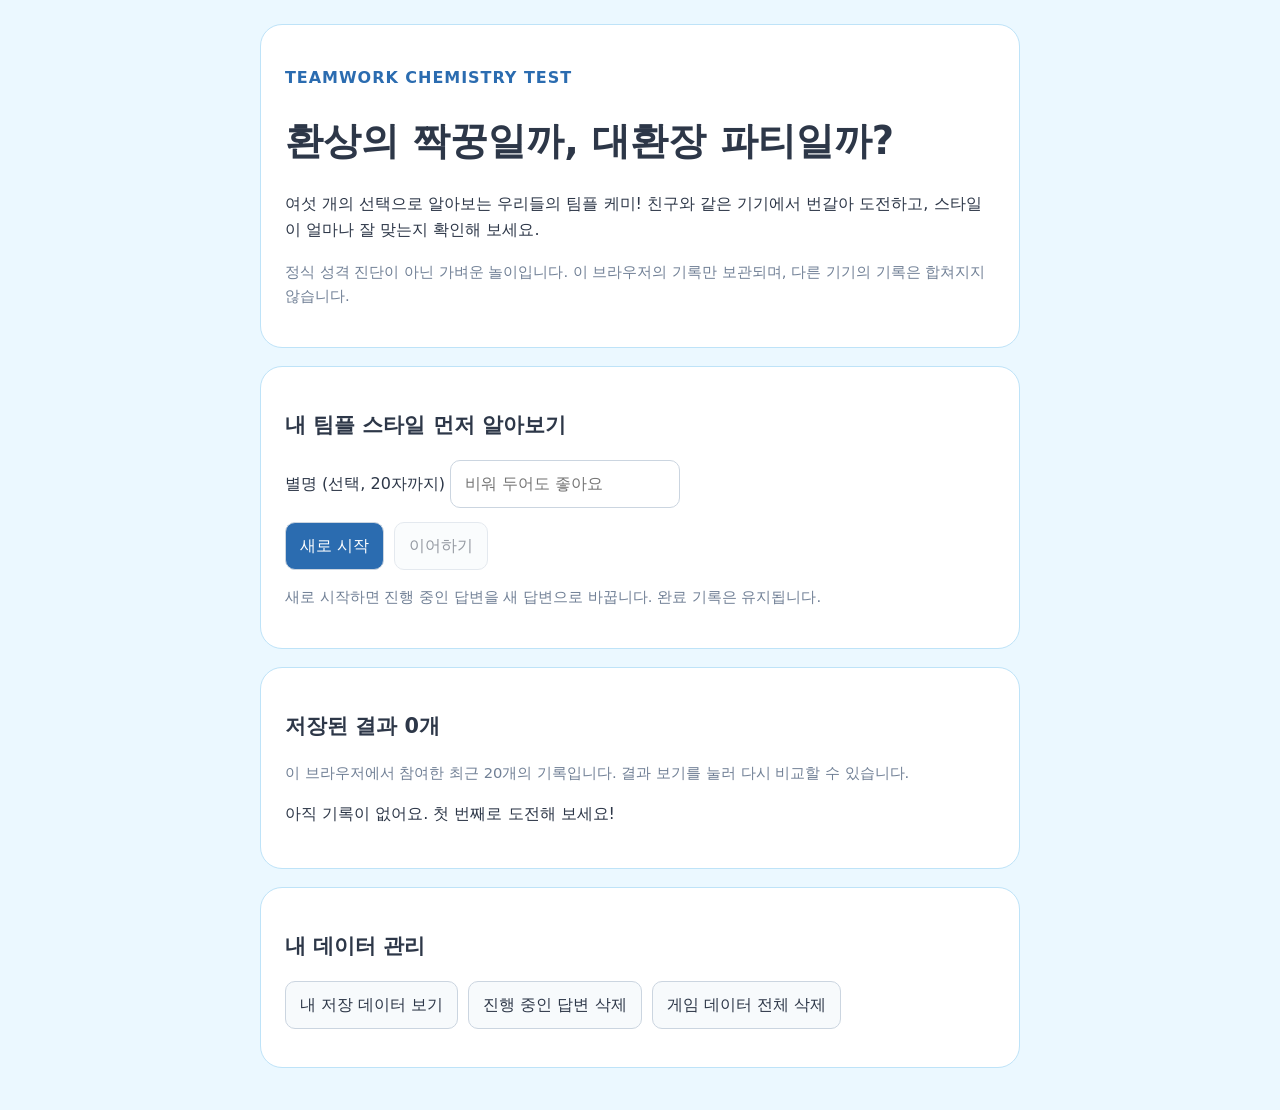
<file: week5/index.html>
<!doctype html>
<html lang="ko">
<head>
<meta charset="utf-8">
<meta name="viewport" content="width=device-width, initial-scale=1">
<title>환상의 짝꿍일까? · 팀플 케미 테스트</title>
<style>
/* 1. 디자인 및 테마 스타일 설정 */
:root { color-scheme: light; --accent: #2b6cb0; }
* { box-sizing: border-box; }
body { margin: 0; padding: 24px; background: #ebf8ff; color: #2d3748; font-family: system-ui, sans-serif; line-height: 1.65; }
main { max-width: 760px; margin: auto; }
section, header { padding: 24px; margin-bottom: 18px; background: white; border: 1px solid #bee3f8; border-radius: 22px; }
h1 { font-size: clamp(1.6rem, 5vw, 2.4rem); line-height: 1.25; }
h2 { font-size: 1.3rem; }
.eyebrow { color: #2b6cb0; font-weight: 750; letter-spacing: .06em; }
button, input, select { font: inherit; border-radius: 10px; padding: 10px 14px; max-width: 100%; }
button { border: 1px solid #cbd5e0; background: #f7fafc; color: #2d3748; cursor: pointer; }
button.primary { background: var(--accent); color: white; }
button:disabled { opacity: .5; cursor: default; }
button:focus-visible, input:focus-visible, select:focus-visible { outline: 3px solid #3182ce; outline-offset: 3px; }
input, select { border: 1px solid #cbd5e0; background: white; color: #2d3748; }
.actions { display: flex; gap: 10px; flex-wrap: wrap; margin: 14px 0; }
.choices { display: grid; grid-template-columns: 1fr 1fr; gap: 12px; margin: 18px 0; }
.choices button { min-height: 88px; }
.choices button[aria-pressed="true"] { background: #2b6cb0; color: white; border: 3px solid #1a365d; }
progress { width: 100%; accent-color: var(--accent); }
.notice { padding: 12px; border-radius: 10px; background: #feebc8; }
.muted { color: #718096; font-size: .92rem; }
.record { padding: 16px 0; border-bottom: 1px solid #e2e8f0; overflow-wrap: anywhere; }
.record p { margin: 5px 0; }
[hidden] { display: none !important; }
@media (max-width: 480px) { body { padding: 12px; } section, header { padding: 18px; } .choices { grid-template-columns: 1fr; } }
</style>
</head>
<body>
<main>
<header>
  <p class="eyebrow">TEAMWORK CHEMISTRY TEST</p>
  <h1>환상의 짝꿍일까, 대환장 파티일까?</h1>
  <p>여섯 개의 선택으로 알아보는 우리들의 팀플 케미! 친구와 같은 기기에서 번갈아 도전하고, 스타일이 얼마나 잘 맞는지 확인해 보세요.</p>
  <p class="muted">정식 성격 진단이 아닌 가벼운 놀이입니다. 이 브라우저의 기록만 보관되며, 다른 기기의 기록은 합쳐지지 않습니다.</p>
</header>
<p id="notice" class="notice" role="status" hidden></p>
<section id="home">
  <h2>내 팀플 스타일 먼저 알아보기</h2>
  <label for="nickname">별명 (선택, 20자까지)</label>
  <input id="nickname" maxlength="20" placeholder="비워 두어도 좋아요">
  <div class="actions">
    <button id="start" class="primary">새로 시작</button>
    <button id="resume" disabled>이어하기</button>
  </div>
  <p class="muted">새로 시작하면 진행 중인 답변을 새 답변으로 바꿉니다. 완료 기록은 유지됩니다.</p>
</section>
<section id="quiz" hidden aria-labelledby="question">
  <p id="step" class="eyebrow"></p>
  <progress id="progress" max="6" value="0" aria-label="답한 문항 수"></progress>
  <h2 id="question" tabindex="-1"></h2>
  <div id="choices" class="choices"></div>
  <div class="actions">
    <button id="previous">이전</button>
    <button id="next" class="primary" disabled>다음</button>
  </div>
</section>
<section id="result" hidden>
  <p class="eyebrow">MY TEAMWORK CARD</p>
  <h2 id="result-title" tabindex="-1"></h2>
  <p id="result-description"></p>
  <p id="result-owner"></p>
  <ul id="result-answers"></ul>
  
  <!-- 나만의 표현: 친구와 답이 다른 문항 대화 가이드 추가 -->
  <div id="chat-guide" class="notice" style="margin: 16px 0; background: #e2e8f0; color: #1a202c;"></div>

  <label for="friend">이 기록과 비교할 친구</label>
  <select id="friend"><option value="">친구를 선택하세요</option></select>
  <div id="comparison" aria-live="polite"></div>
  <div class="actions"><button id="next-person" class="primary">다음 친구 도전</button></div>
</section>
<section>
  <h2 id="history-count">저장된 결과 0개</h2>
  <p class="muted">이 브라우저에서 참여한 최근 20개의 기록입니다. 결과 보기를 눌러 다시 비교할 수 있습니다.</p>
  <div id="history"></div>
</section>
<section>
  <h2>내 데이터 관리</h2>
  <div class="actions">
    <button id="inspect">내 저장 데이터 보기</button>
    <button id="delete-draft">진행 중인 답변 삭제</button>
    <button id="delete-all">게임 데이터 전체 삭제</button>
  </div>
  <div id="data-view" hidden>
    <h3>진행 중인 답변 · sessionStorage</h3><div id="draft-data"></div>
    <h3>완료 기록 · localStorage</h3><div id="history-data"></div>
  </div>
</section>
</main>
<script>
// 2. 질문과 선택지 (4가지 신규 질문 포함 총 6문항)
const VERSION = "team-chem-v1";
const QUESTIONS = [
  { id: "break", title: "공강 두 시간, 팀플 회의 전 나는?", choices: ["카페에서 여유롭게 커피 마시기", "미리 도서관 자리 잡고 자료 읽기"] },
  { id: "chat", title: "팀플 카톡방 개설! 첫 마디는?", choices: ["'안녕하세요! 다들 반가워요 😊'", "'다들 편하신 시간대 투표 부탁드려요!'"] },
  { id: "research", title: "자료 조사를 맡게 되었을 때 나의 스타일은?", choices: ["논문과 통계 자료까지 깊게 파고들기", "핵심만 깔끔하게 정리된 기사 위주로 찾기"] },
  { id: "deadline", title: "조별 과제 발표 전날 밤, 나의 상태는?", choices: ["밤새워 완벽하게 오타까지 최종 검수하기", "'내일 아침에 일어나서 마저 하지 뭐' 하고 자기"] },
  { id: "late", title: "발표 당일, 조원 중 누군가가 지각을 했다!", choices: ["비상 대책 세우기", "'어차피 대본은 다 외웠으니 내가 발표하지 뭐'"] },
  { id: "after", title: "모든 과제가 끝난 뒤 뒤풀이 장소는?", choices: ["시끌벅적하고 신나는 번화가 술집", "조용하고 편안한 맛집이나 카페"] }
];

// 3. 결과에 의미 부여 (3가지 유형 정의)
const RESULTS = {
  planner: { 
    title: "철저한 계획형 조장 타입 👑", 
    description: "언제나 일정을 꼼꼼히 챙기고 미리미리 준비하는 당신! 조원들을 이끄는 든든한 리더 스타일입니다." 
  },
  balanced: { 
    title: "유연한 올라운더 타입 ⚖️", 
    description: "상황에 맞게 자료 조사도 열심히 하고 일정 조율도 도맡아 하는 센스 만점 팀원입니다." 
  },
  genius: { 
    title: "직관적인 마감 직전 능력자 타입 ⚡", 
    description: "평소엔 여유로워 보이지만 마감 직전에 폭발적인 집중력과 아이디어를 쏟아내는 능력자입니다!" 
  }
};

const DRAFT_KEY = "week5.teamchem.draft";
const HISTORY_KEY = "week5.teamchem.history";
const MAX_HISTORY = 20;
const $ = function (selector) { return document.querySelector(selector); };

const memory = { sessionStorage: {}, localStorage: {} };
const unsaved = { sessionStorage: new Set(), localStorage: new Set() };
function inform(message) {
  $("#notice").hidden = false;
  $("#notice").textContent = message;
}
function readJSON(area, key, fallback) {
  let raw;
  try {
    raw = window[area].getItem(key);
    if (unsaved[area].has(key)) raw = memory[area][key] ?? null;
  } catch (error) {
    inform("저장소를 사용할 수 없어 이번 실행 중에만 기억합니다.");
    raw = memory[area][key] ?? null;
  }
  if (raw === null) return fallback;
  try { return JSON.parse(raw); } catch (error) { return fallback; }
}
function writeJSON(area, key, value) {
  const raw = JSON.stringify(value);
  memory[area][key] = raw;
  try {
    window[area].setItem(key, raw);
    unsaved[area].delete(key);
  } catch (error) {
    unsaved[area].add(key);
  }
}
function removeKey(area, key) {
  delete memory[area][key];
  try {
    window[area].removeItem(key);
    unsaved[area].delete(key);
  } catch (error) {
    unsaved[area].add(key);
  }
}
function resultType(answers) {
  let score = 0;
  for (const question of QUESTIONS) score += answers[question.id];
  if (score * 2 === QUESTIONS.length) return "balanced";
  if (score * 2 > QUESTIONS.length) return "genius";
  return "planner";
}
function validAnswers(answers, complete) {
  if (!answers || typeof answers !== "object" || Array.isArray(answers)) return false;
  for (const id of Object.keys(answers)) {
    if (!QUESTIONS.some(function (q) { return q.id === id; })) return false;
    if (answers[id] !== 0 && answers[id] !== 1) return false;
  }
  return !complete || QUESTIONS.every(function (q) { return Object.hasOwn(answers, q.id); });
}
function validBase(value) {
  return value && typeof value === "object" && value.version === VERSION &&
    typeof value.id === "string" && value.id.length > 0 &&
    typeof value.nickname === "string" && value.nickname.length <= 20;
}
function loadDraft() {
  const value = readJSON("sessionStorage", DRAFT_KEY, null);
  if (value === null) return null;
  if (validBase(value) && validAnswers(value.answers, false) &&
      Number.isInteger(value.current) && value.current >= 0 && value.current < QUESTIONS.length) return value;
  removeKey("sessionStorage", DRAFT_KEY);
  return null;
}
function loadHistory() {
  const value = readJSON("localStorage", HISTORY_KEY, []);
  if (!Array.isArray(value)) return [];
  return value.filter(function (record) {
    return validBase(record) && validAnswers(record.answers, true) &&
      typeof record.completedAt === "string" && Number.isFinite(Date.parse(record.completedAt)) &&
      Object.hasOwn(RESULTS, record.type);
  }).slice(-MAX_HISTORY);
}
let history = loadHistory();
let draft = loadDraft();
let selectedId = null;
if (draft && history.some(function (record) { return record.id === draft.id; })) {
  draft = null;
  removeKey("sessionStorage", DRAFT_KEY);
}
function saveDraft() { writeJSON("sessionStorage", DRAFT_KEY, draft); }
function makeText(tag, text) {
  const element = document.createElement(tag);
  element.textContent = text;
  return element;
}
function action(label, callback) {
  const button = makeText("button", label);
  button.type = "button";
  button.addEventListener("click", callback);
  return button;
}
function answerSummary(record) {
  const list = document.createElement("ul");
  for (const question of QUESTIONS) {
    const choice = record.answers[question.id];
    const label = choice === undefined ? "아직 선택하지 않음" : question.choices[choice];
    list.append(makeText("li", question.title + " → " + label));
  }
  return list;
}
function goHome() {
  $("#home").hidden = false;
  $("#quiz").hidden = true;
  $("#result").hidden = true;
  selectedId = null;
  $("#comparison").replaceChildren();
  $("#friend").replaceChildren(makeText("option", "친구를 선택하세요"));
  $("#nickname").value = "";
  renderHistory();
}
function renderQuestion() {
  $("#home").hidden = true;
  $("#result").hidden = true;
  $("#quiz").hidden = false;
  const question = QUESTIONS[draft.current];
  $("#step").textContent = (draft.current + 1) + " / " + QUESTIONS.length;
  $("#progress").max = QUESTIONS.length;
  $("#progress").value = Object.keys(draft.answers).length;
  $("#question").textContent = question.title;
  $("#choices").replaceChildren();
  question.choices.forEach(function (label, index) {
    const button = action(label, function () {
      draft.answers[question.id] = index;
      saveDraft();
      renderQuestion();
      $("#choices").children[index].focus();
      renderData();
    });
    button.setAttribute("aria-pressed", String(draft.answers[question.id] === index));
    $("#choices").append(button);
  });
  $("#previous").disabled = draft.current === 0;
  $("#next").disabled = draft.answers[question.id] === undefined;
  $("#next").textContent = draft.current === QUESTIONS.length - 1 ? "결과 완성" : "다음";
}
function finish() {
  if (!draft || !validAnswers(draft.answers, true)) return;
  history = loadHistory();
  const record = { id: draft.id, version: VERSION, nickname: draft.nickname,
    answers: { ...draft.answers }, type: resultType(draft.answers), completedAt: new Date().toISOString() };
  if (!history.some(function (item) { return item.id === record.id; })) {
    history.push(record);
    history = history.slice(-MAX_HISTORY);
    writeJSON("localStorage", HISTORY_KEY, history);
  }
  draft = null;
  removeKey("sessionStorage", DRAFT_KEY);
  renderHistory();
  showResult(record.id);
}
function showResult(id) {
  const record = history.find(function (item) { return item.id === id; });
  if (!record) { goHome(); return; }
  selectedId = id;
  $("#home").hidden = true;
  $("#quiz").hidden = true;
  $("#result").hidden = false;
  $("#result-title").textContent = RESULTS[record.type].title;
  $("#result-description").textContent = RESULTS[record.type].description;
  $("#result-owner").textContent = record.nickname + "의 선택 · " + new Date(record.completedAt).toLocaleString("ko-KR");
  $("#result-answers").replaceChildren(...answerSummary(record).children);
  
  // 4. 나만의 표현 추가: 친구와 비교 전 대화 유도 멘트 출력
  $("#chat-guide").textContent = "💡 대화 팁: 친구를 선택해 서로 답이 다른 문항을 확인하고, '너는 발표 당일에 지각하면 어떻게 대처할 거야?' 같은 질문으로 이야기를 나눠보세요!";

  $("#friend").replaceChildren();
  const empty = makeText("option", "친구를 선택하세요");
  empty.value = "";
  $("#friend").append(empty);
  for (const friend of history) {
    if (friend.id === id) continue;
    const option = makeText("option", friend.nickname + " · " + new Date(friend.completedAt).toLocaleTimeString("ko-KR"));
    option.value = friend.id;
    $("#friend").append(option);
  }
  $("#comparison").replaceChildren();
  $("#result-title").focus();
}
function renderData() {
  if ($("#data-view").hidden) return;
  const draftBox = $("#draft-data");
  draftBox.replaceChildren();
  if (!draft) draftBox.append(makeText("p", "진행 중인 답변이 없습니다."));
  else {
    draftBox.append(makeText("p", draft.nickname + " · 현재 " + (draft.current + 1) + "번 문항"), answerSummary(draft));
  }
  const box = $("#history-data");
  box.replaceChildren();
  if (history.length === 0) box.append(makeText("p", "완료 기록이 없습니다."));
  for (const record of history) {
    const card = makeText("div", "");
    card.className = "record";
    card.append(makeText("p", record.nickname + " · " + RESULTS[record.type].title + " · " +
      new Date(record.completedAt).toLocaleString("ko-KR")), answerSummary(record));
    card.append(action("이 기록 삭제", function () { deleteRecord(record.id); }));
    box.append(card);
  }
}
function renderHistory() {
  $("#history-count").textContent = "저장된 결과 " + history.length + "개";
  $("#resume").disabled = draft === null;
  const box = $("#history");
  box.replaceChildren();
  if (history.length === 0) box.append(makeText("p", "아직 기록이 없어요. 첫 번째로 도전해 보세요!"));
  for (const record of [...history].reverse()) {
    const card = makeText("div", "");
    card.className = "record";
    card.append(makeText("p", record.nickname + " · " + RESULTS[record.type].title));
    const buttons = makeText("div", "");
    buttons.className = "actions";
    buttons.append(action("결과 보기", function () { showResult(record.id); }),
      action("이 기록 삭제", function () { deleteRecord(record.id); }));
    card.append(buttons);
    box.append(card);
  }
  renderData();
}
function deleteRecord(id) {
  history = loadHistory().filter(function (record) { return record.id !== id; });
  writeJSON("localStorage", HISTORY_KEY, history);
  if (selectedId === id) goHome();
  else if (selectedId) showResult(selectedId);
  renderHistory();
}
$("#start").addEventListener("click", function () {
  const nickname = $("#nickname").value.trim().slice(0, 20) || "참가자 " + (history.length + 1);
  draft = { id: crypto.randomUUID(), version: VERSION, nickname: nickname, current: 0, answers: {} };
  saveDraft();
  renderHistory();
  renderQuestion();
  $("#question").focus();
});
$("#resume").addEventListener("click", function () { if (draft) renderQuestion(); });
$("#previous").addEventListener("click", function () {
  if (!draft || draft.current === 0) return;
  draft.current -= 1; saveDraft(); renderQuestion(); renderData(); $("#question").focus();
});
$("#next").addEventListener("click", function () {
  if (!draft || draft.answers[QUESTIONS[draft.current].id] === undefined) return;
  if (draft.current === QUESTIONS.length - 1) { finish(); return; }
  draft.current += 1; saveDraft(); renderQuestion(); renderData(); $("#question").focus();
});
$("#friend").addEventListener("change", function () {
  const me = history.find(function (record) { return record.id === selectedId; });
  const friend = history.find(function (record) { return record.id === $("#friend").value; });
  const box = $("#comparison");
  box.replaceChildren();
  if (!me || !friend) return;
  let same = 0;
  const list = document.createElement("ul");
  for (const question of QUESTIONS) {
    const matches = me.answers[question.id] === friend.answers[question.id];
    if (matches) same += 1;
    list.append(makeText("li", (matches ? "같아요 · " : "달라요 · ") + question.title + " : " +
      question.choices[me.answers[question.id]] + " / " + question.choices[friend.answers[question.id]]));
  }
  box.append(makeText("p", QUESTIONS.length + "개 중 " + same + "개 일치"), list);
});
function deleteDraft() {
  draft = null;
  removeKey("sessionStorage", DRAFT_KEY);
  goHome();
}
$("#next-person").addEventListener("click", deleteDraft);
$("#delete-draft").addEventListener("click", deleteDraft);
$("#delete-all").addEventListener("click", function () {
  draft = null; history = [];
  removeKey("sessionStorage", DRAFT_KEY);
  removeKey("localStorage", HISTORY_KEY);
  goHome();
});
$("#inspect").addEventListener("click", function () {
  history = loadHistory(); draft = loadDraft();
  $("#data-view").hidden = false;
  if (selectedId) showResult(selectedId);
  else if (!$("#quiz").hidden) {
    if (draft) renderQuestion(); else goHome();
  }
  renderHistory();
});
renderHistory();
</script>
</body>
</html>
</file>
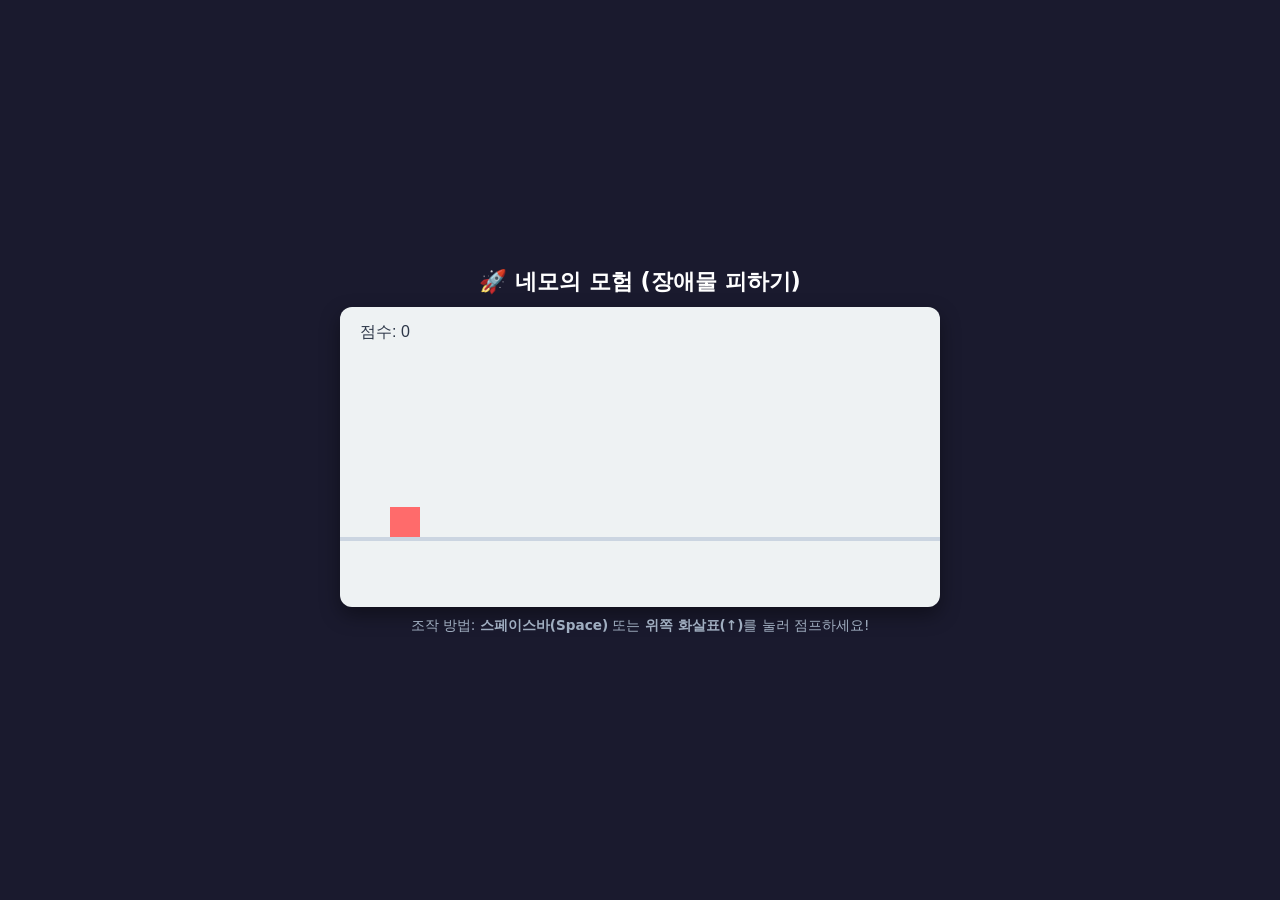
<file: week4/game.html>
<!DOCTYPE html>
<html lang="ko">
<head>
    <meta charset="UTF-8">
    <meta name="viewport" content="width=device-width, initial-scale=1.0">
    <title>점프! 장애물 피하기 게임</title>
    <style>
        body {
            margin: 0;
            background: #1a1a2e;
            color: #ffffff;
            display: flex;
            flex-direction: column;
            align-items: center;
            justify-content: center;
            min-height: 100vh;
            font-family: system-ui, sans-serif;
            overflow-x: hidden;
            touch-action: manipulation;
        }
        h1 {
            margin-bottom: 10px;
            font-size: 1.4rem;
            text-align: center;
        }
        #game-container {
            position: relative;
            display: flex;
            flex-direction: column;
            align-items: center;
            justify-content: center;
            width: 100%;
            max-width: 600px;
        }
        canvas {
            background: #eef2f3;
            border-radius: 12px;
            box-shadow: 0 8px 20px rgba(0, 0, 0, 0.4);
            width: 100%;
            height: auto;
            max-width: 600px;
            max-height: 300px;
        }
        p {
            margin-top: 10px;
            color: #a0aec0;
            font-size: 0.85rem;
            text-align: center;
            padding: 0 10px;
        }
        .mobile-instruction {
            display: none;
        }
        .btn-wrapper {
            display: none; 
            justify-content: space-between;
            width: 100%;
            max-width: 600px;
            margin-top: 15px;
            padding: 0 10px;
            box-sizing: border-box;
        }
        .jump-btn {
            width: 45%;
            height: 70px;
            background-color: #ff3838;
            border: 4px solid #ffffff;
            border-radius: 16px;
            display: flex;
            align-items: center;
            justify-content: center;
            font-size: 1.8rem;
            font-weight: bold;
            color: #ffffff;
            cursor: pointer;
            user-select: none;
            -webkit-tap-highlight-color: transparent;
            box-shadow: 0 6px 15px rgba(0, 0, 0, 0.5);
            transition: transform 0.08s, background-color 0.08s;
        }
        .jump-btn:active {
            background-color: #d92020;
            transform: scale(0.95);
        }
        @media (max-width: 768px) {
            .desktop-instruction {
                display: none;
            }
            .mobile-instruction {
                display: inline;
            }
            .btn-wrapper {
                display: flex;
            }
        }
    </style>
</head>
<body>

    <div id="game-container">
        <h1>🚀 네모의 모험 (장애물 피하기)</h1>
        <canvas id="gameCanvas" width="600" height="300"></canvas>
        <p>
            조작 방법: 
            <span class="desktop-instruction"><b>스페이스바(Space)</b> 또는 <b>위쪽 화살표(↑)</b>를 눌러 점프하세요!</span>
            <span class="mobile-instruction"><b>아래 점프 버튼</b>을 눌러 점프하세요!</span>
        </p>
        <div class="btn-wrapper">
            <div id="jump-btn-left" class="jump-btn">점프 ↑</div>
            <div id="jump-btn-right" class="jump-btn">점프 ↑</div>
        </div>
    </div>

    <script>
        const canvas = document.getElementById("gameCanvas");
        const ctx = canvas.getContext("2d");

        let player = {
            x: 50,
            y: 200,
            width: 30,
            height: 30,
            dy: 0,
            jumpPower: -10,
            gravity: 0.5,
            grounded: true,
            color: "#ff6b6b"
        };

        let obstacles = [];
        let frameCount = 0;
        let score = 0;
        let isGameOver = false;

        function handleJump() {
            if (player.grounded && !isGameOver) {
                player.dy = player.jumpPower;
                player.grounded = false;
            }
        }

        function handleRestart() {
            if (isGameOver) {
                resetGame();
            }
        }

        // # [1] 입력 처리 (키보드 및 터치 이벤트 감지)
        // 사용자의 키 입력(스페이스바, 위 화살표)이나 모바일 버튼 터치를 감지하여 점프 및 재시작 함수를 실행합니다.
        window.addEventListener("keydown", function(e) {
            if (e.code === "Space" || e.code === "ArrowUp") {
                handleJump();
                e.preventDefault();
            }
            if (isGameOver && e.code === "Space") {
                handleRestart();
            }
        });

        const jumpBtnLeft = document.getElementById('jump-btn-left');
        const jumpBtnRight = document.getElementById('jump-btn-right');

        function onButtonAction(e) {
            handleJump();
            handleRestart();
            e.preventDefault();
        }

        jumpBtnLeft.addEventListener('touchstart', onButtonAction);
        jumpBtnRight.addEventListener('touchstart', onButtonAction);

        function resetGame() {
            obstacles = [];
            score = 0;
            frameCount = 0;
            isGameOver = false;
            loop();
        }

        function loop() {
            if (isGameOver) return;

            ctx.clearRect(0, 0, canvas.width, canvas.height);

            // 바닥
            ctx.fillStyle = "#cbd5e1";
            ctx.fillRect(0, 230, canvas.width, 4);

            // 플레이어 물리
            player.dy += player.gravity;
            player.y += player.dy;

            if (player.y > 200) {
                player.y = 200;
                player.dy = 0;
                player.grounded = true;
            }

            ctx.fillStyle = player.color;
            ctx.fillRect(player.x, player.y, player.width, player.height);

            // 장애물 생성
            frameCount++;
            if (frameCount % 100 === 0) {
                let obstacleHeight = Math.floor(Math.random() * 30) + 20;
                obstacles.push({
                    x: canvas.width,
                    y: 230 - obstacleHeight,
                    width: 20,
                    height: obstacleHeight,
                    speed: 5 + Math.floor(score / 100)
                });
            }

            // 장애물 이동 및 충돌 체크
            for (let i = obstacles.length - 1; i >= 0; i--) {
                let obs = obstacles[i];
                obs.x -= obs.speed;

                ctx.fillStyle = "#4a5568";
                ctx.fillRect(obs.x, obs.y, obs.width, obs.height);

                // # [3] 게임 종료 부분 (충돌 감지)
                // 플레이어와 장애물의 위치가 겹치는지(AABB 충돌) 판단하고, 닿았을 경우 isGameOver를 true로 만들어 게임을 멈춥니다.
                if (
                    player.x < obs.x + obs.width &&
                    player.x + player.width > obs.x &&
                    player.y < obs.y + obs.height &&
                    player.y + player.height > obs.y
                ) {
                    isGameOver = true;
                }

                // # [2] 진행 상태 변경 (점수 획득 및 장애물 제거)
                // 장애물이 화면 왼쪽 밖으로 완전히 벗어나면 배열에서 제거하고, 생존 점수(score)를 10점씩 누적하여 게임 진행 상태를 업데이트합니다.
                if (obs.x + obs.width < 0) {
                    obstacles.splice(i, 1);
                    score += 10;
                }
            }

            // 점수 표시 렌더링
            ctx.fillStyle = "#2d3748";
            ctx.font = "16px sans-serif";
            ctx.fillText("점수: " + score, 20, 30);

            requestAnimationFrame(loop);
        }

        loop();
    </script>
</body>
</html>
</file>
